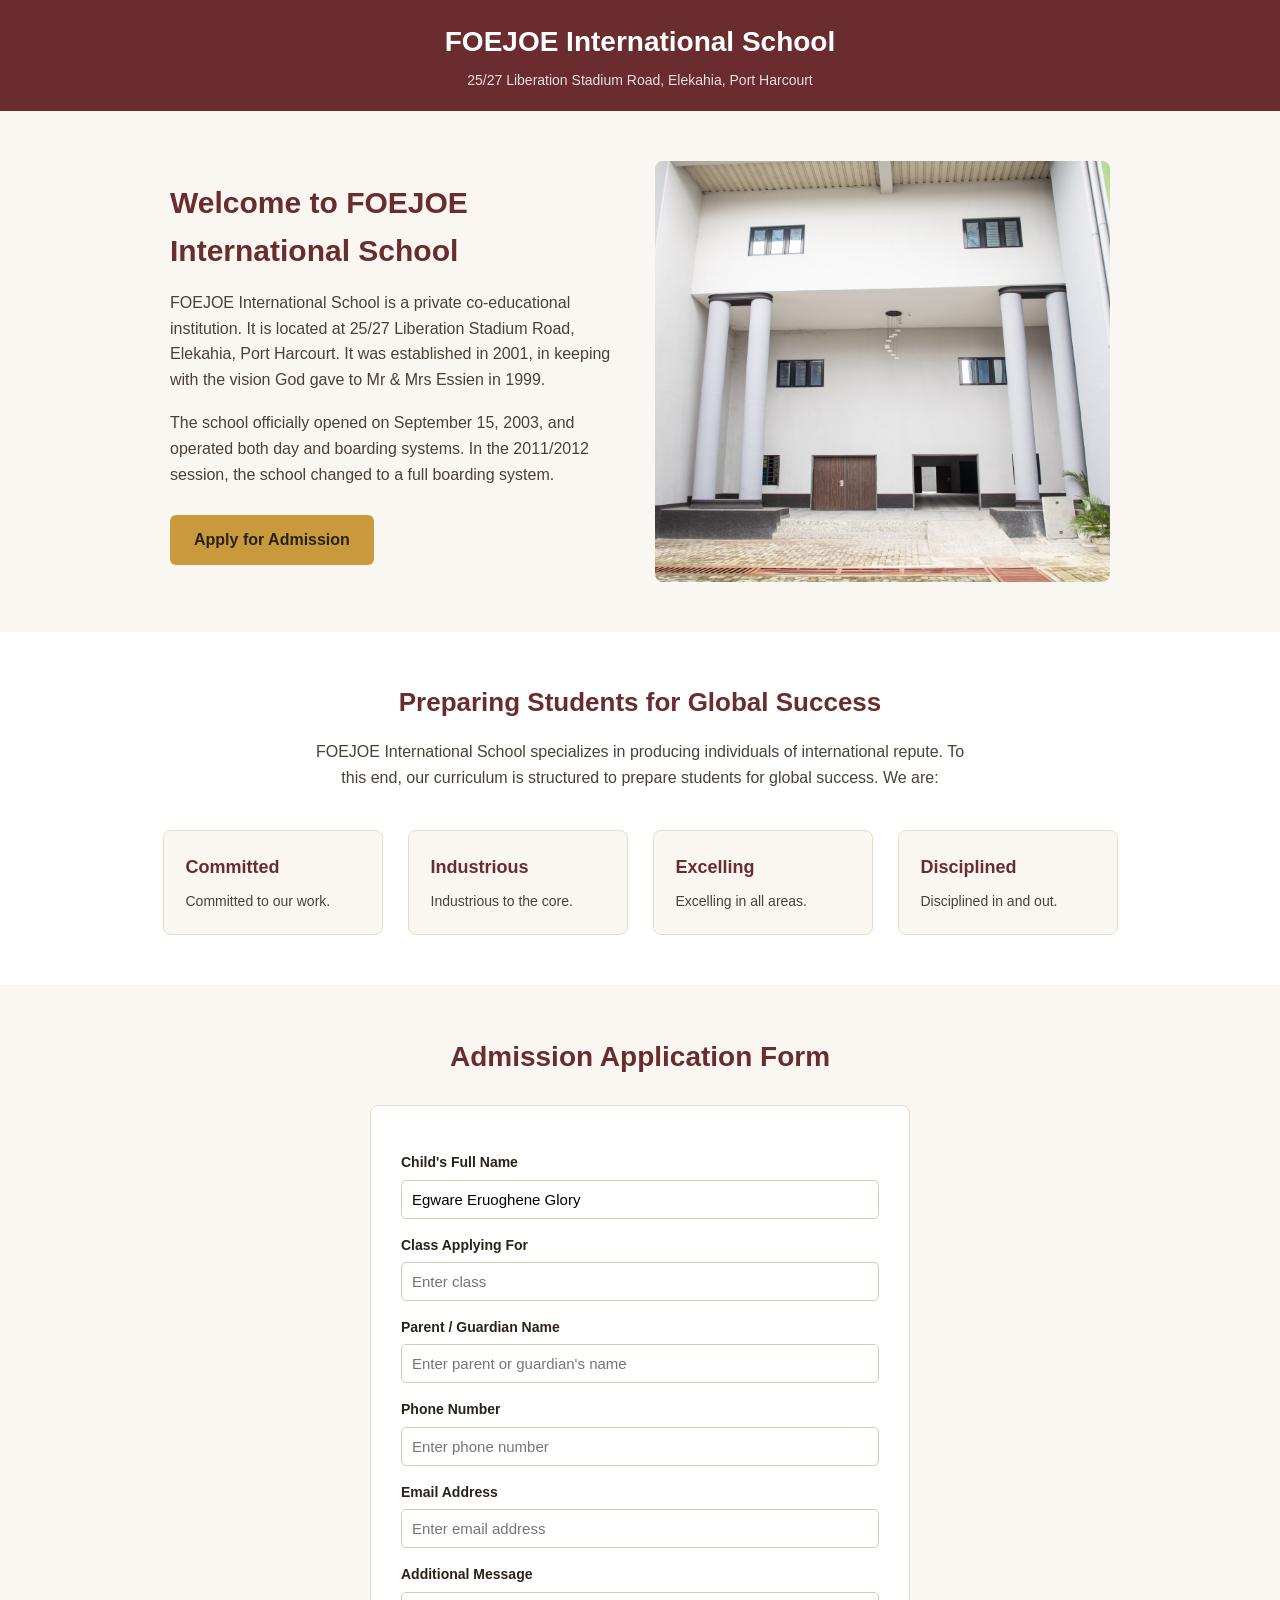
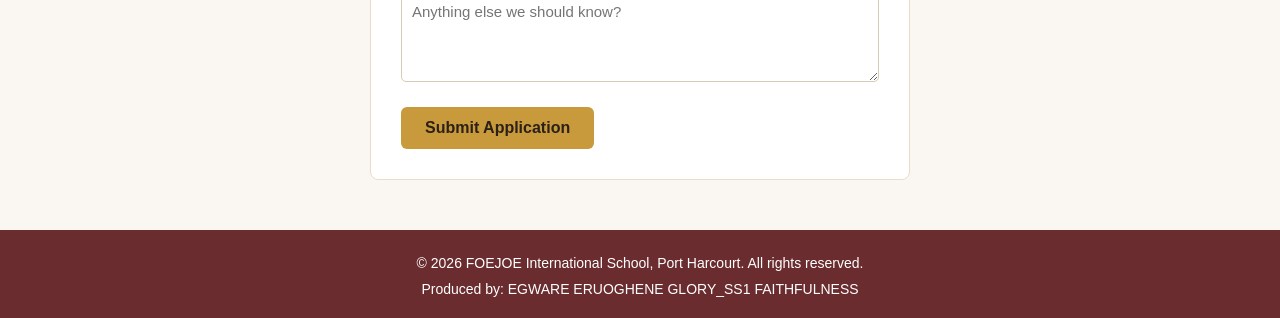
<file: index.html>
<!DOCTYPE html>
<html lang="en">
<head>
  <meta charset="UTF-8">
  <meta name="viewport" content="width=device-width, initial-scale=1.0">
  <title>FOEJOE International School — Admissions</title>
  <link rel="stylesheet" href="stylesheet.css">
</head>
<body>

  <header class="site-header">
    <div class="header-inner">
      <h1>FOEJOE International School</h1>
      <p class="location">25/27 Liberation Stadium Road, Elekahia, Port Harcourt</p>
    </div>
  </header>

  <section class="hero">
    <div class="hero-text">
      <h2>Welcome to FOEJOE International School</h2>
      <p>FOEJOE International School is a private co-educational institution. It is located at 25/27 Liberation Stadium Road, Elekahia, Port Harcourt. It was established in 2001, in keeping with the vision God gave to Mr &amp; Mrs Essien in 1999.</p>
      <p>The school officially opened on September 15, 2003, and operated both day and boarding systems. In the 2011/2012 session, the school changed to a full boarding system.</p>
      <a href="#admission" class="btn">Apply for Admission</a>
    </div>
    <div class="hero-image">
      <img src="image.png" alt="FOEJOE International School building">
    </div>
  </section>

  <section class="mission">
    <h2>Preparing Students for Global Success</h2>
    <p class="intro">FOEJOE International School specializes in producing individuals of international repute. To this end, our curriculum is structured to prepare students for global success. We are:</p>

    <div class="cards">
      <div class="card">
        <h3>Committed</h3>
        <p>Committed to our work.</p>
      </div>
      <div class="card">
        <h3>Industrious</h3>
        <p>Industrious to the core.</p>
      </div>
      <div class="card">
        <h3>Excelling</h3>
        <p>Excelling in all areas.</p>
      </div>
      <div class="card">
        <h3>Disciplined</h3>
        <p>Disciplined in and out.</p>
      </div>
    </div>
  </section>

  <section class="admission" id="admission">
    <h2>Admission Application Form</h2>
    <form>
      <label for="fullname">Child's Full Name</label>
      <input type="text" id="fullname" name="fullname" placeholder="Enter child's full name" value="Egware Eruoghene Glory" required>

      <label for="class">Class Applying For</label>
      <input type="text" id="class" name="class" placeholder="Enter class" required>

      <label for="parent">Parent / Guardian Name</label>
      <input type="text" id="parent" name="parent" placeholder="Enter parent or guardian's name" required>

      <label for="phone">Phone Number</label>
      <input type="tel" id="phone" name="phone" placeholder="Enter phone number" required>

      <label for="email">Email Address</label>
      <input type="email" id="email" name="email" placeholder="Enter email address">

      <label for="message">Additional Message</label>
      <textarea id="message" name="message" rows="4" placeholder="Anything else we should know?"></textarea>

      <button type="submit" class="btn">Submit Application</button>
    </form>
  </section>

  <footer class="site-footer">
    <p>&copy; 2026 FOEJOE International School, Port Harcourt. All rights reserved.</p>
    <p>Produced by: EGWARE ERUOGHENE GLORY_SS1 FAITHFULNESS</p>
  </footer>

</body>
</html>
</file>
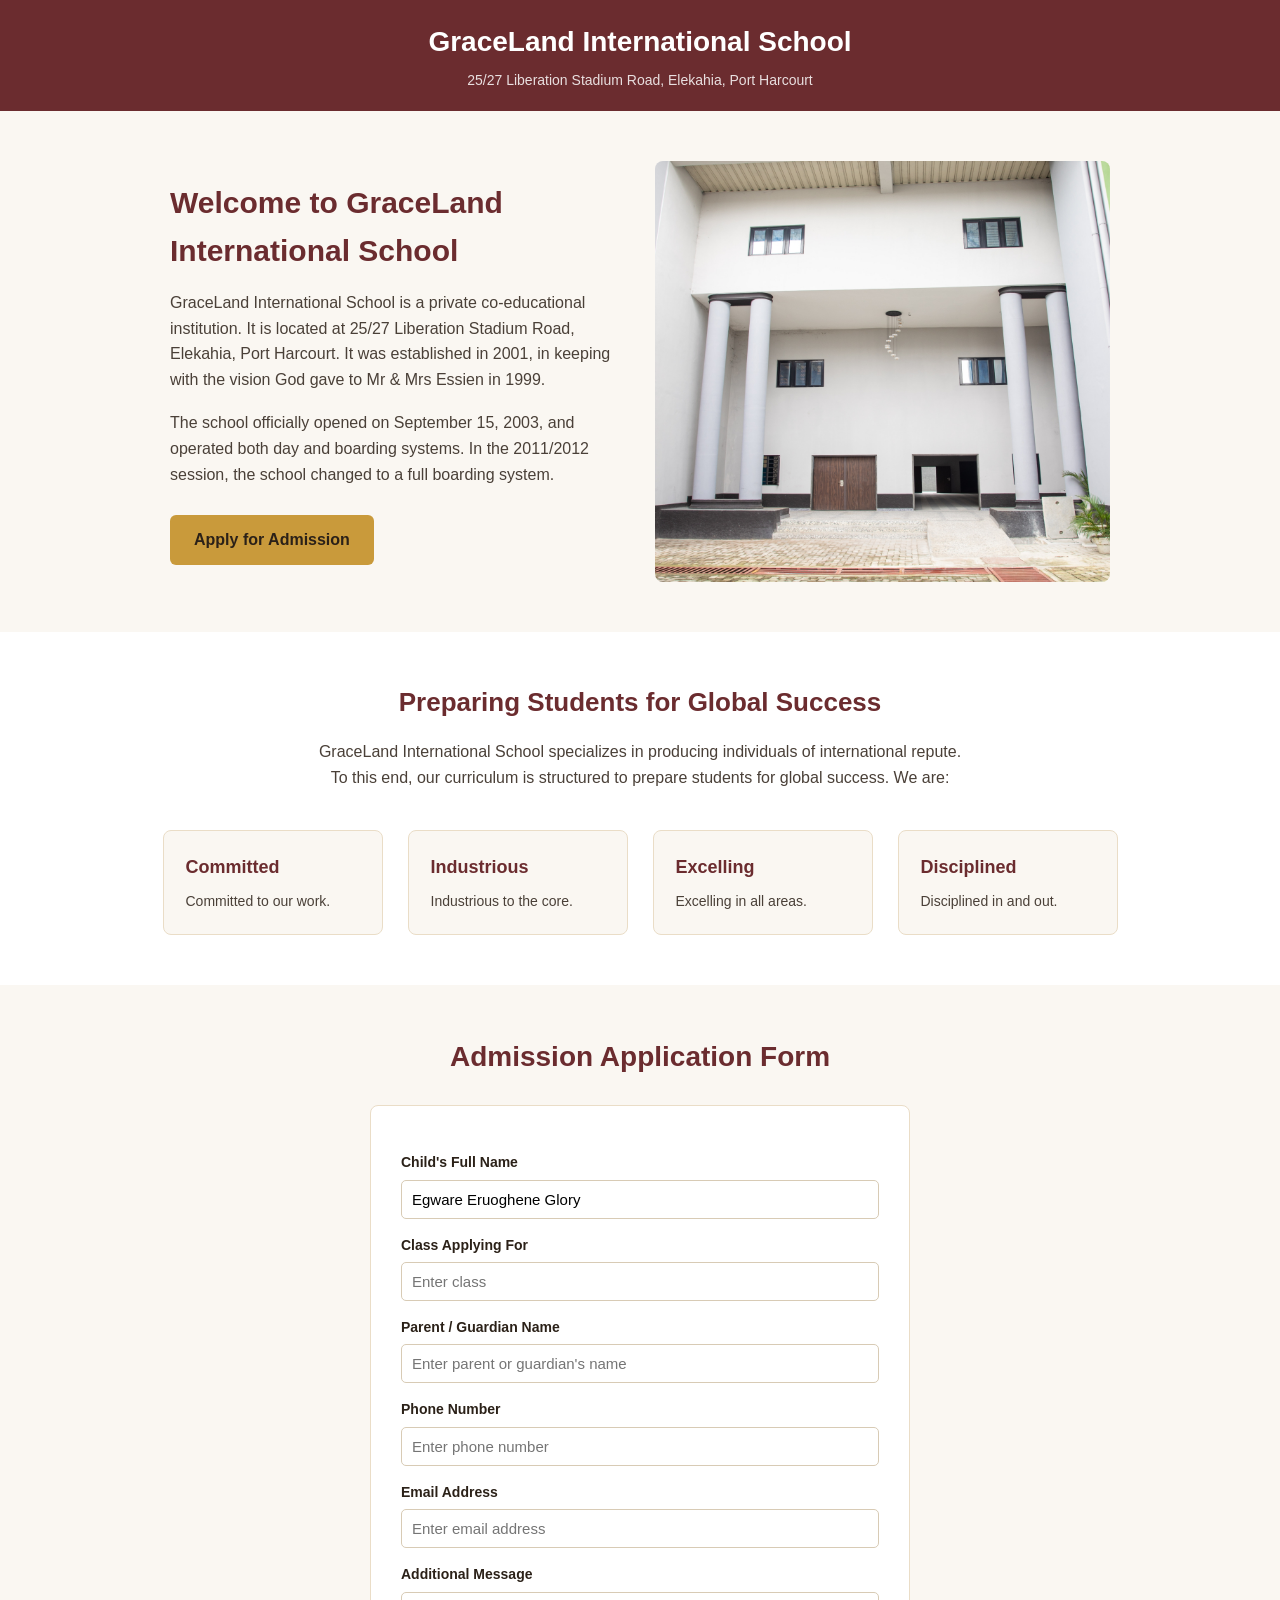
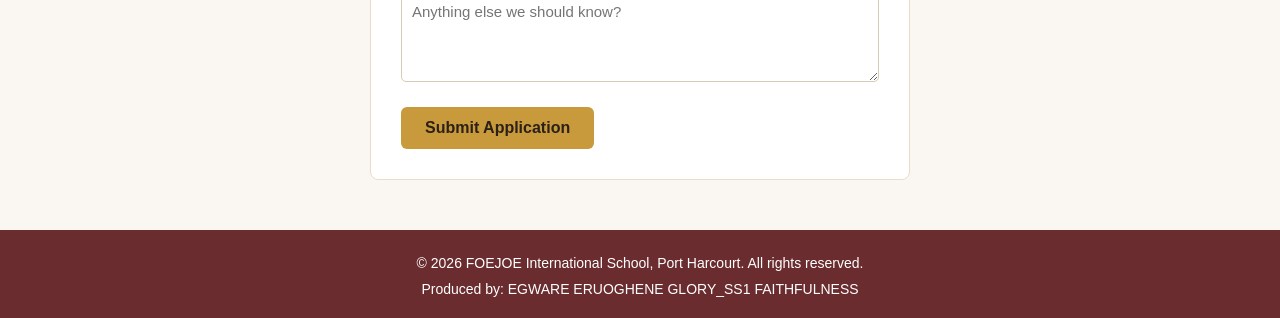
<file: grace.html>
<!DOCTYPE html>
<html lang="en">
<head>
  <meta charset="UTF-8">
  <meta name="viewport" content="width=device-width, initial-scale=1.0">
  <title>FOEJOE International School — Admissions</title>
  <link rel="stylesheet" href="stylesheet.css">
</head>
<body>

  <header class="site-header">
    <div class="header-inner">
      <h1>GraceLand International School</h1>
      <p class="location">25/27 Liberation Stadium Road, Elekahia, Port Harcourt</p>
    </div>
  </header>

  <section class="hero">
    <div class="hero-text">
      <h2>Welcome to GraceLand International School</h2>
      <p>GraceLand International School is a private co-educational institution. It is located at 25/27 Liberation Stadium Road, Elekahia, Port Harcourt. It was established in 2001, in keeping with the vision God gave to Mr &amp; Mrs Essien in 1999.</p>
      <p>The school officially opened on September 15, 2003, and operated both day and boarding systems. In the 2011/2012 session, the school changed to a full boarding system.</p>
      <a href="#admission" class="btn">Apply for Admission</a>
    </div>
    <div class="hero-image">
      <img src="image.png" alt="GraceLand International School building">
    </div>
  </section>

  <section class="mission">
    <h2>Preparing Students for Global Success</h2>
    <p class="intro">GraceLand International School specializes in producing individuals of international repute. To this end, our curriculum is structured to prepare students for global success. We are:</p>

    <div class="cards">
      <div class="card">
        <h3>Committed</h3>
        <p>Committed to our work.</p>
      </div>
      <div class="card">
        <h3>Industrious</h3>
        <p>Industrious to the core.</p>
      </div>
      <div class="card">
        <h3>Excelling</h3>
        <p>Excelling in all areas.</p>
      </div>
      <div class="card">
        <h3>Disciplined</h3>
        <p>Disciplined in and out.</p>
      </div>
    </div>
  </section>

  <section class="admission" id="admission">
    <h2>Admission Application Form</h2>
    <form>
      <label for="fullname">Child's Full Name</label>
      <input type="text" id="fullname" name="fullname" placeholder="Enter child's full name" value="Egware Eruoghene Glory" required>

      <label for="class">Class Applying For</label>
      <input type="text" id="class" name="class" placeholder="Enter class" required>

      <label for="parent">Parent / Guardian Name</label>
      <input type="text" id="parent" name="parent" placeholder="Enter parent or guardian's name" required>

      <label for="phone">Phone Number</label>
      <input type="tel" id="phone" name="phone" placeholder="Enter phone number" required>

      <label for="email">Email Address</label>
      <input type="email" id="email" name="email" placeholder="Enter email address">

      <label for="message">Additional Message</label>
      <textarea id="message" name="message" rows="4" placeholder="Anything else we should know?"></textarea>

      <button type="submit" class="btn">Submit Application</button>
    </form>
  </section>

  <footer class="site-footer">
    <p>&copy; 2026 FOEJOE International School, Port Harcourt. All rights reserved.</p>
    <p>Produced by: EGWARE ERUOGHENE GLORY_SS1 FAITHFULNESS</p>
  </footer>

</body>
</html>
</file>
<file: stylesheet.css>
* {
  box-sizing: border-box;
  margin: 0;
  padding: 0;
}

body {
  font-family: 'Segoe UI', Arial, sans-serif;
  color: #2b2118;
  background-color: #faf7f2;
  line-height: 1.6;
}

/* Header */
.site-header {
  background-color: #6b2c2f;
  color: #ffffff;
  padding: 20px;
  text-align: center;
}

.site-header h1 {
  font-size: 28px;
}

.site-header .location {
  font-size: 14px;
  opacity: 0.85;
  margin-top: 4px;
}

/* Hero */
.hero {
  display: flex;
  flex-wrap: wrap;
  align-items: center;
  gap: 30px;
  padding: 50px 30px;
  max-width: 1000px;
  margin: 0 auto;
}

.hero-text {
  flex: 1 1 300px;
}

.hero-text h2 {
  font-size: 30px;
  color: #6b2c2f;
  margin-bottom: 15px;
}

.hero-text p {
  font-size: 16px;
  margin-bottom: 18px;
  color: #4a4038;
}

.hero-image {
  flex: 1 1 300px;
}

.hero-image img {
  width: 100%;
  border-radius: 8px;
  display: block;
}

.btn {
  display: inline-block;
  background-color: #c99a3b;
  color: #2b2118;
  padding: 12px 24px;
  border: none;
  border-radius: 6px;
  font-size: 16px;
  font-weight: bold;
  text-decoration: none;
  cursor: pointer;
  margin-top: 10px;
}

.btn:hover {
  background-color: #b2872f;
}

/* Mission / values */
.mission {
  background-color: #ffffff;
  padding: 50px 30px;
  text-align: center;
}

.mission h2 {
  font-size: 26px;
  color: #6b2c2f;
  margin-bottom: 15px;
}

.mission .intro {
  max-width: 650px;
  margin: 0 auto 40px auto;
  color: #4a4038;
}

.cards {
  display: flex;
  flex-wrap: wrap;
  justify-content: center;
  gap: 25px;
  max-width: 1000px;
  margin: 0 auto;
}

.card {
  background-color: #faf7f2;
  border: 1px solid #eaddc7;
  border-radius: 8px;
  padding: 22px;
  flex: 1 1 200px;
  max-width: 220px;
  text-align: left;
}

.card h3 {
  color: #6b2c2f;
  margin-bottom: 8px;
  font-size: 18px;
}

.card p {
  color: #4a4038;
  font-size: 14px;
}

/* Admission Form */
.admission {
  padding: 50px 30px;
  max-width: 600px;
  margin: 0 auto;
}

.admission h2 {
  font-size: 28px;
  color: #6b2c2f;
  margin-bottom: 25px;
  text-align: center;
}

.admission form {
  display: flex;
  flex-direction: column;
  background-color: #ffffff;
  padding: 30px;
  border-radius: 8px;
  border: 1px solid #eaddc7;
}

.admission label {
  font-size: 14px;
  font-weight: bold;
  margin-top: 15px;
  margin-bottom: 6px;
  color: #2b2118;
}

.admission input,
.admission textarea {
  padding: 10px;
  border: 1px solid #d8cbb5;
  border-radius: 5px;
  font-size: 15px;
  font-family: inherit;
}

.admission input:focus,
.admission textarea:focus {
  outline: 2px solid #6b2c2f;
  border-color: #6b2c2f;
}

.admission button {
  margin-top: 25px;
  align-self: flex-start;
}

/* Footer */
.site-footer {
  background-color: #6b2c2f;
  color: #ffffff;
  text-align: center;
  padding: 18px;
  font-size: 14px;
}

.site-footer p {
  margin-top: 4px;
}

/* Responsive */
@media (max-width: 600px) {
  .hero {
    text-align: center;
  }
  .admission button {
    align-self: stretch;
  }
}
</file>
